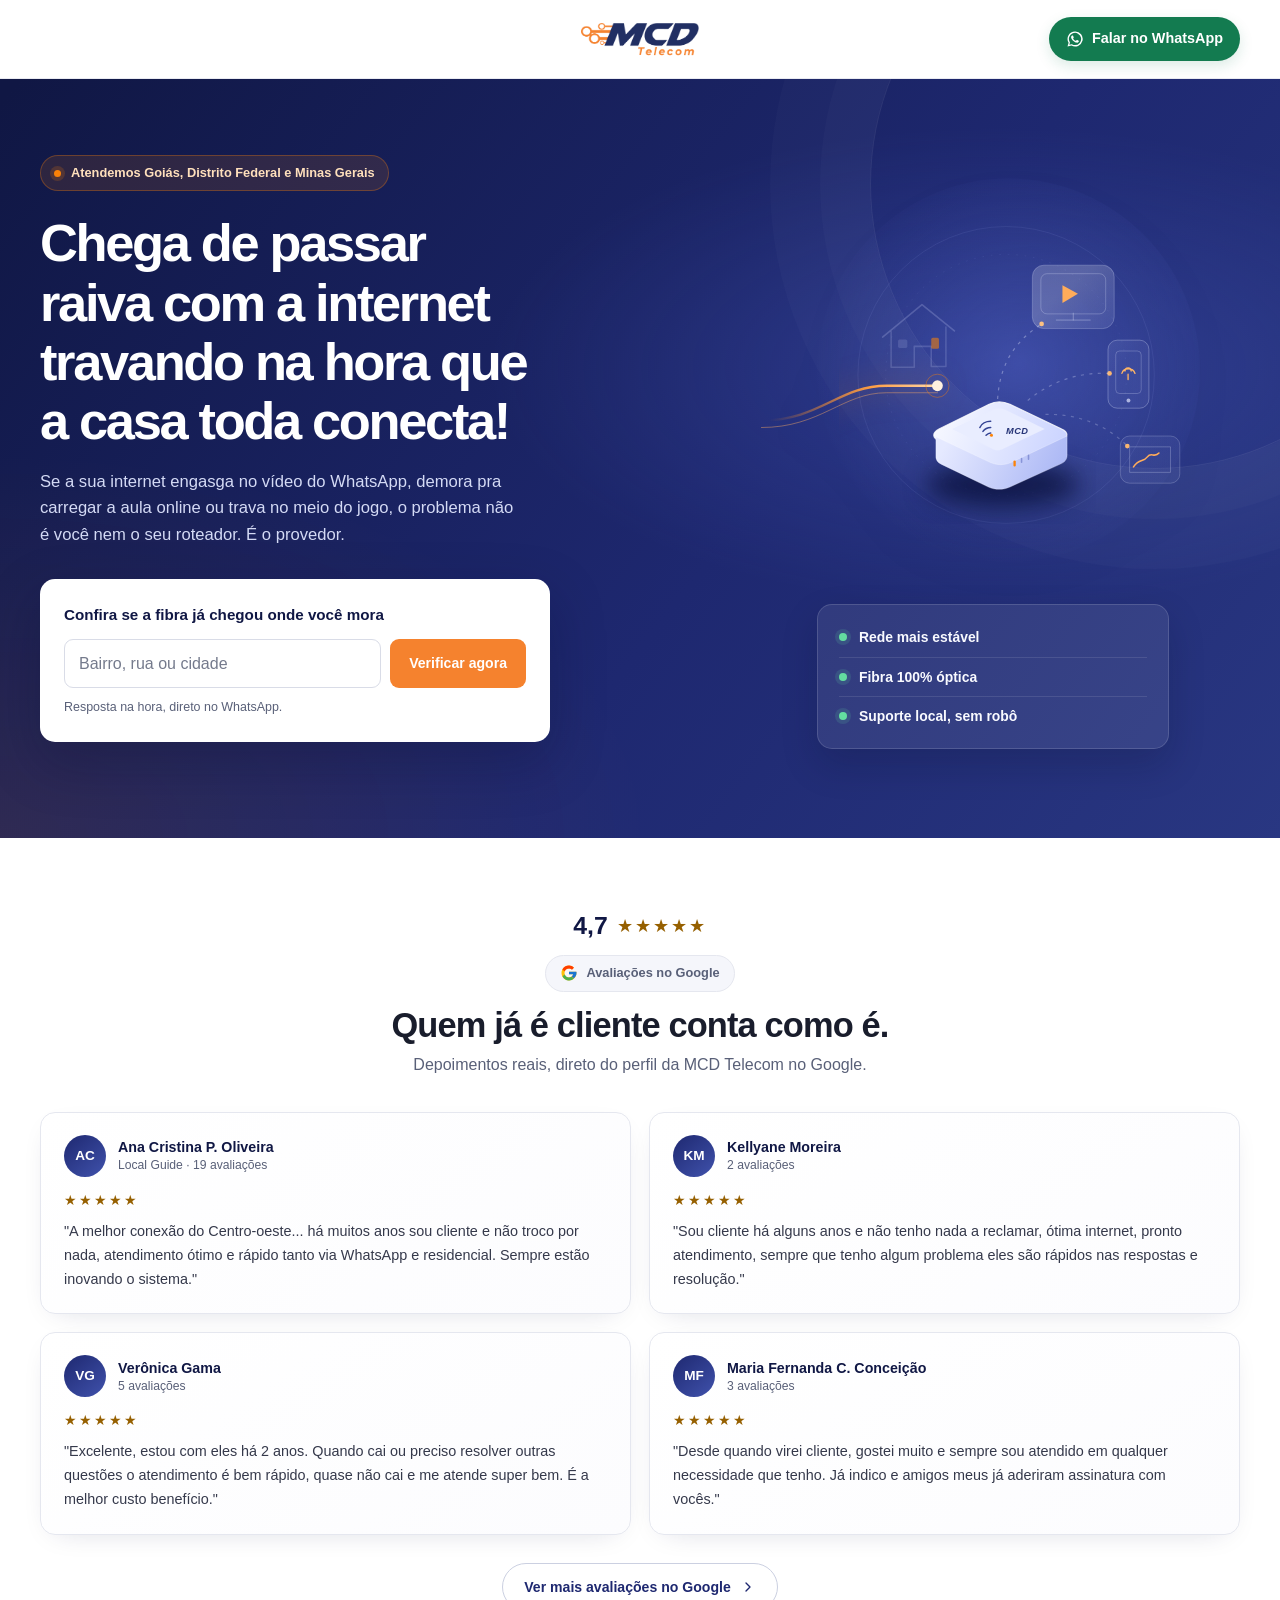
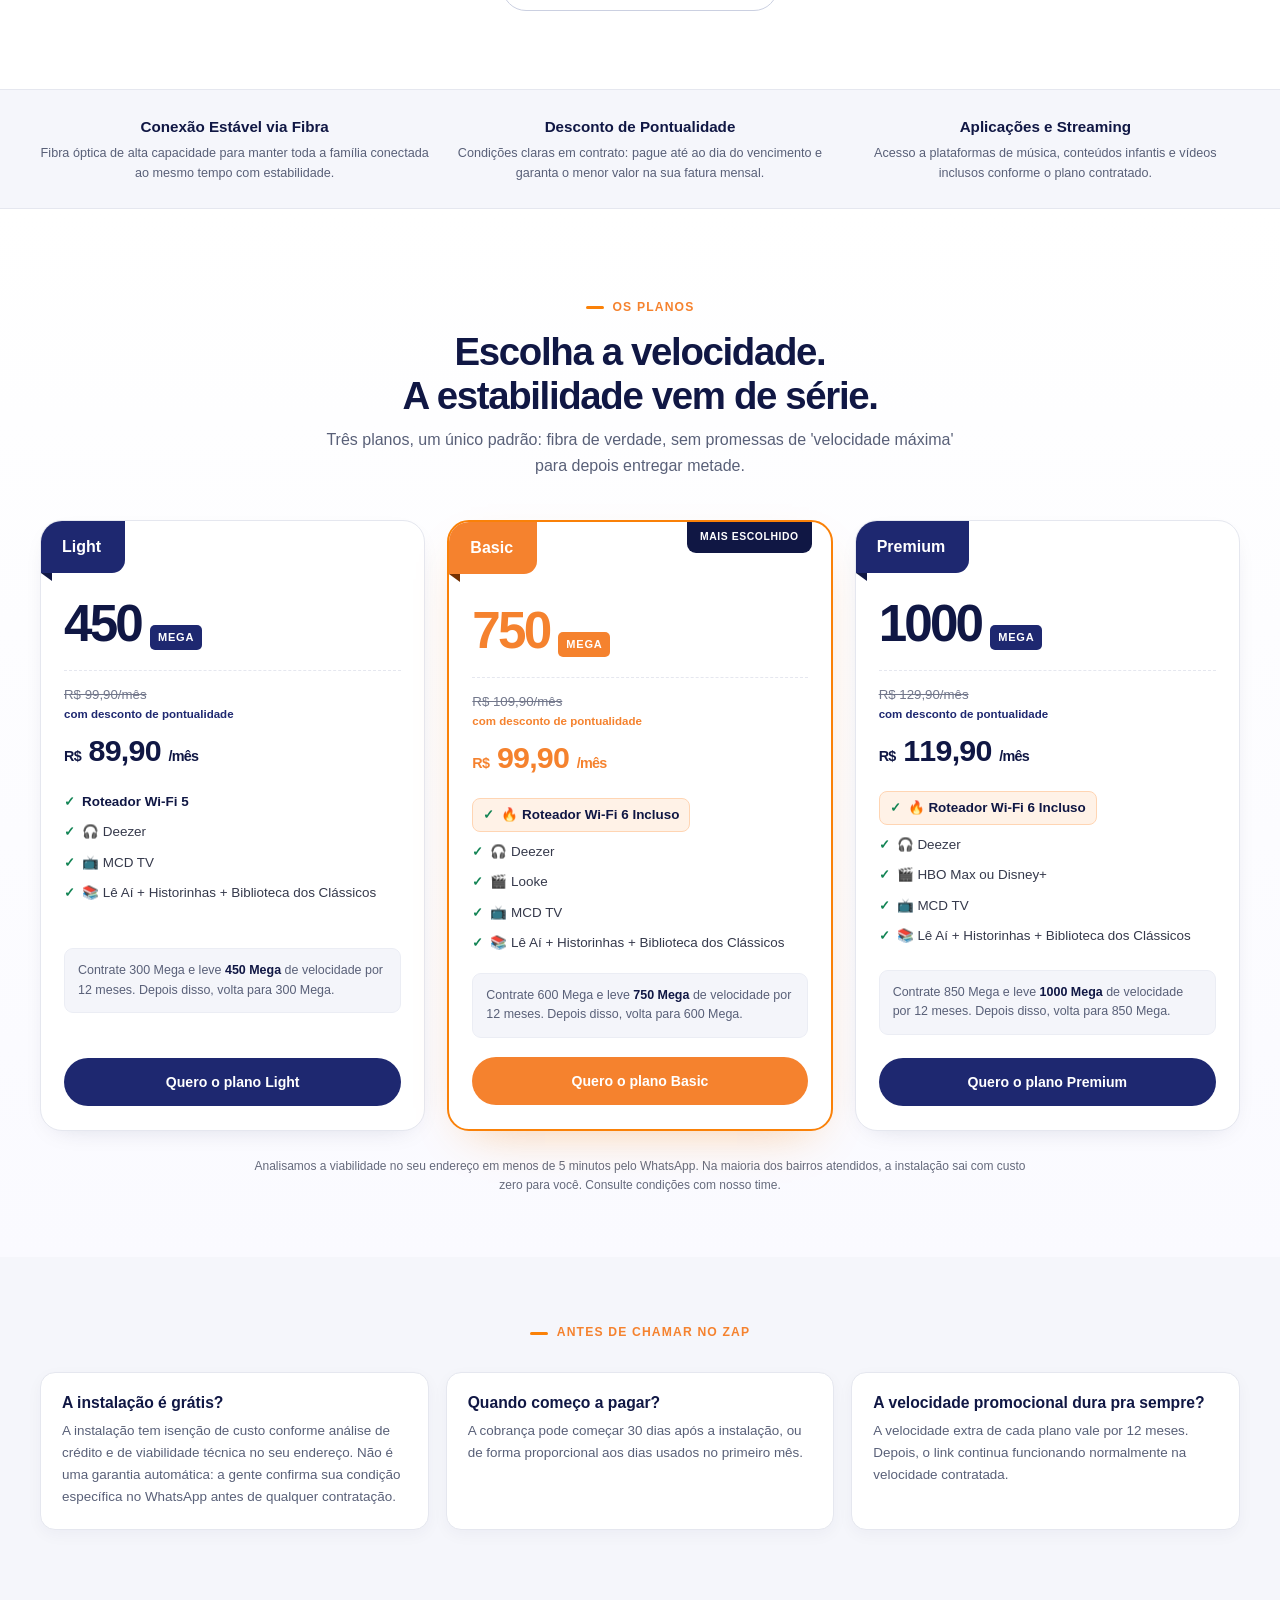
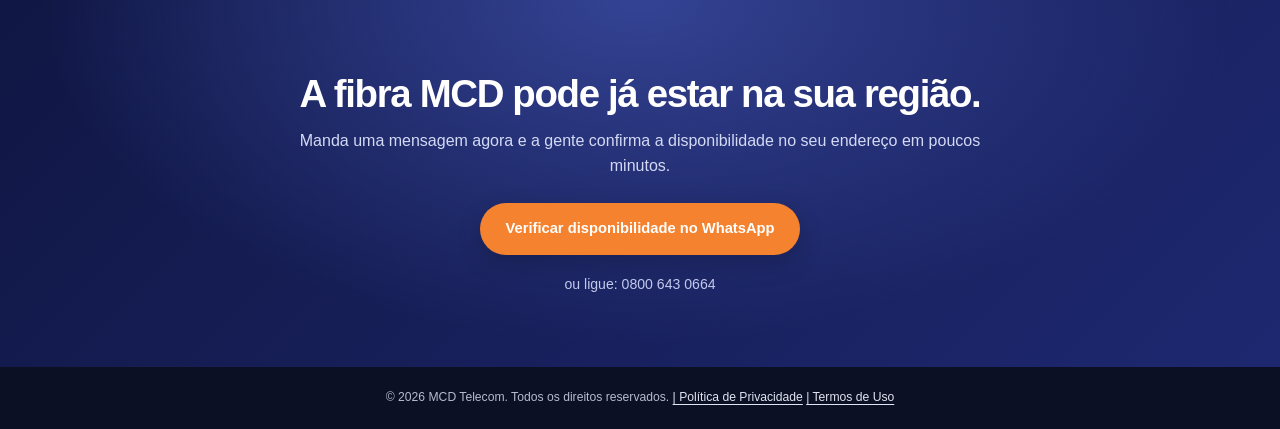
<file: index.html>
<!DOCTYPE html>
<html lang="pt-BR">
<head>
<meta charset="UTF-8">
<meta name="viewport" content="width=device-width, initial-scale=1, viewport-fit=cover">
<meta name="theme-color" content="#141b52">
<meta name="referrer" content="strict-origin-when-cross-origin">
<meta http-equiv="Content-Security-Policy" content="default-src 'self'; script-src 'self'; style-src 'self'; img-src 'self' data:; object-src 'none'; base-uri 'self'; form-action 'self' https://wa.me; upgrade-insecure-requests">
<meta name="description" content="Internet de fibra óptica MCD Telecom em Goiás, Distrito Federal e Minas Gerais. Compare planos de 450, 750 e 1000 Mega e consulte a cobertura pelo WhatsApp.">
<meta name="robots" content="index, follow, max-image-preview:large">
<meta property="og:type" content="website">
<meta property="og:locale" content="pt_BR">
<meta property="og:site_name" content="MCD Telecom">
<meta property="og:title" content="Internet de fibra óptica | MCD Telecom">
<meta property="og:description" content="Compare os planos de fibra óptica MCD Telecom e consulte a cobertura na sua região.">
<meta name="twitter:card" content="summary">
<title>Internet Fibra Óptica em GO, DF e MG | MCD Telecom</title>
<link rel="preload" as="image" href="assets/familia-wifi.svg" type="image/svg+xml" fetchpriority="high">
<link rel="stylesheet" href="style.css">
</head>
<body>

<a class="skip-link" href="#conteudo">Pular para o conteúdo</a>

<!-- ============ HEADER ============ -->
<header class="site-header" id="siteHeader">
  <div class="wrap header-inner">
    <div class="header-spacer" aria-hidden="true"></div>

    <a class="logo-link" href="https://mcdtelecom.com.br" aria-label="MCD Telecom">
      <img src="assets/logo-mcd-final.png" alt="MCD Telecom" class="logo-img" width="230" height="70" fetchpriority="high">
    </a>

    <a class="header-cta" href="https://wa.me/5508006430664?text=Ol%C3%A1!%20Estou%20vindo%20da%20landing%20page%20da%20MCD%20Telecom%20e%20gostaria%20de%20verificar%20a%20disponibilidade%20de%20internet" target="_blank" rel="noopener noreferrer">
      <svg class="whatsapp-icon" viewBox="0 0 24 24" aria-hidden="true" focusable="false"><path fill="currentColor" d="M12 2a9.9 9.9 0 0 0-8.52 14.94L2 22l5.22-1.37A10 10 0 1 0 12 2Zm0 18.16a8.1 8.1 0 0 1-4.13-1.13l-.3-.18-3.1.81.83-3.02-.2-.31A8.16 8.16 0 1 1 12 20.16Zm4.48-6.1c-.25-.13-1.48-.73-1.7-.81s-.4-.13-.57.13-.65.81-.8.98-.3.19-.56.06a6.7 6.7 0 0 1-1.99-1.23 7.45 7.45 0 0 1-1.38-1.72c-.15-.26-.02-.4.11-.53.12-.12.26-.3.39-.44.13-.15.17-.25.26-.42s.04-.32-.02-.45-.57-1.38-.78-1.9c-.2-.5-.41-.43-.57-.44h-.49c-.17 0-.45.06-.68.32s-.9.88-.9 2.14.92 2.48 1.05 2.65 1.8 2.75 4.36 3.86c.61.26 1.08.42 1.45.54.61.2 1.16.17 1.6.1.49-.07 1.48-.6 1.69-1.17s.21-1.07.15-1.18-.23-.17-.49-.3Z"/></svg>
      <span>Falar no WhatsApp</span>
    </a>
  </div>
</header>

<!-- ============ HERO ============ -->
<main id="conteudo">
<section class="hero" aria-labelledby="hero-title">
  <div class="wrap hero-inner">
    <div class="hero-copy">
      <span class="tag-ribbon">Atendemos Goiás, Distrito Federal e Minas Gerais</span>
      <h1 id="hero-title">Chega de passar raiva com a internet travando na hora que a casa toda conecta!</h1>
      <p class="hero-sub">Se a sua internet engasga no vídeo do WhatsApp, demora pra carregar a aula online ou trava no meio do jogo, o problema não é você nem o seu roteador. É o provedor.</p>

      <div class="check-card">
        <p class="check-label">Confira se a fibra já chegou onde você mora</p>
        <form class="check-form" id="checkForm">
          <label class="visually-hidden" for="enderecoInput">Bairro, rua ou cidade</label>
          <input type="search" id="enderecoInput" placeholder="Bairro, rua ou cidade" autocomplete="address-level2" maxlength="120" required aria-describedby="checkFoot">
          <button type="submit">Verificar agora</button>
        </form>
        <p class="check-foot" id="checkFoot">Resposta na hora, direto no WhatsApp.</p>
      </div>
    </div>

    <div class="hero-visual">
      <img src="assets/familia-wifi.svg" alt="Ilustração da fibra óptica chegando ao roteador MCD e conectando os dispositivos da casa" class="hero-illustration" width="640" height="520" fetchpriority="high">
      <div class="signal-card">
        <div class="signal-row">
          <span class="signal-dot"></span>
          <span>Rede mais estável</span>
        </div>
        <div class="signal-row">
          <span class="signal-dot"></span>
          <span>Fibra 100% óptica</span>
        </div>
        <div class="signal-row">
          <span class="signal-dot"></span>
          <span>Suporte local, sem robô</span>
        </div>
      </div>
    </div>
  </div>
</section><!-- /hero -->




<!-- ============ AVALIAÇÕES GOOGLE ============ -->
<section class="google-reviews">
  <div class="wrap">
    <div class="gr-head">
  <div class="gr-rating-badge">
      <span class="gr-rating-number">4,7</span>
    <span class="gr-rating-stars" aria-label="5 estrelas">★★★★★</span>
  </div>
  <div class="gr-badge">
    <svg class="gr-google-icon" viewBox="0 0 48 48" xmlns="http://www.w3.org/2000/svg">
      <path fill="#FFC107" d="M43.6 20.5H42V20.4H24v7.2h11.3c-1.6 4.7-6 8.1-11.3 8.1-6.6 0-12-5.4-12-12s5.4-12 12-12c3.1 0 5.8 1.1 8 3l5.1-5.1C33.7 6.1 29.1 4 24 4 13 4 4 13 4 24s9 20 20 20 20-9 20-20c0-1.3-.1-2.7-.4-3.5z"/>
      <path fill="#FF3D00" d="M6.3 14.7l5.9 4.3C13.7 15.4 18.5 12 24 12c3.1 0 5.8 1.1 8 3l5.1-5.1C33.7 6.1 29.1 4 24 4 16.3 4 9.7 8.3 6.3 14.7z"/>
      <path fill="#4CAF50" d="M24 44c5 0 9.6-1.9 13-5.1l-6-4.9c-2 1.4-4.5 2.2-7 2.2-5.2 0-9.7-3.4-11.3-8.1l-6 4.6C9.6 39.6 16.3 44 24 44z"/>
      <path fill="#1976D2" d="M43.6 20.5H42V20.4H24v7.2h11.3c-.8 2.3-2.2 4.2-4.1 5.6l6 4.9C40.6 35.3 44 30.1 44 24c0-1.3-.1-2.7-.4-3.5z"/>
    </svg>
    <span>Avaliações no Google</span>
  </div>
  <h2>Quem já é cliente conta como é.</h2>
  <p>Depoimentos reais, direto do perfil da MCD Telecom no Google.</p>
</div>

    <div class="gr-grid">

      <article class="gr-card">
        <div class="gr-card-top">
          <div class="gr-avatar">AC</div>
          <div class="gr-author">
            <strong>Ana Cristina P. Oliveira</strong>
            <span>Local Guide · 19 avaliações</span>
          </div>
        </div>
        <div class="gr-stars">★★★★★</div>
        <p class="gr-text">"A melhor conexão do Centro-oeste... há muitos anos sou cliente e não troco por nada, atendimento ótimo e rápido tanto via WhatsApp e residencial. Sempre estão inovando o sistema."</p>
      </article>

      <article class="gr-card">
        <div class="gr-card-top">
          <div class="gr-avatar">KM</div>
          <div class="gr-author">
            <strong>Kellyane Moreira</strong>
            <span>2 avaliações</span>
          </div>
        </div>
        <div class="gr-stars">★★★★★</div>
        <p class="gr-text">"Sou cliente há alguns anos e não tenho nada a reclamar, ótima internet, pronto atendimento, sempre que tenho algum problema eles são rápidos nas respostas e resolução."</p>
      </article>

      <article class="gr-card">
        <div class="gr-card-top">
          <div class="gr-avatar">VG</div>
          <div class="gr-author">
            <strong>Verônica Gama</strong>
            <span>5 avaliações</span>
          </div>
        </div>
        <div class="gr-stars">★★★★★</div>
        <p class="gr-text">"Excelente, estou com eles há 2 anos. Quando cai ou preciso resolver outras questões o atendimento é bem rápido, quase não cai e me atende super bem. É a melhor custo benefício."</p>
      </article>

      <article class="gr-card">
        <div class="gr-card-top">
          <div class="gr-avatar">MF</div>
          <div class="gr-author">
            <strong>Maria Fernanda C. Conceição</strong>
            <span>3 avaliações</span>
          </div>
        </div>
        <div class="gr-stars">★★★★★</div>
        <p class="gr-text">"Desde quando virei cliente, gostei muito e sempre sou atendido em qualquer necessidade que tenho. Já indico e amigos meus já aderiram assinatura com vocês."</p>
      </article>

    </div>

    <a class="gr-more" href="https://g.page/r/CUa2uKQwc59QEAE" target="_blank" rel="noopener noreferrer">
      Ver mais avaliações no Google
      <svg viewBox="0 0 24 24" width="16" height="16" fill="none" xmlns="http://www.w3.org/2000/svg"><path d="M9 6l6 6-6 6" stroke="currentColor" stroke-width="2" stroke-linecap="round" stroke-linejoin="round"/></svg>
    </a>
  </div>
</section><!-- /google-reviews -->

<!-- ============ FAIXA DE CONFIANÇA ============ -->
<section class="trust-strip">
  <div class="wrap trust-inner">
    <div class="trust-item"><strong>Conexão Estável via Fibra</strong><span>Fibra óptica de alta capacidade para manter toda a família conectada ao mesmo tempo com estabilidade.</span></div>
    <div class="trust-item"><strong>Desconto de Pontualidade</strong><span>Condições claras em contrato: pague até ao dia do vencimento e garanta o menor valor na sua fatura mensal.</span></div>
    <div class="trust-item"><strong>Aplicações e Streaming</strong><span>Acesso a plataformas de música, conteúdos infantis e vídeos inclusos conforme o plano contratado.</span></div>
  </div>
</section>

<!-- ============ PLANOS ============ -->
<section class="plans" id="planos">
  <div class="wrap">
    <div class="section-head">
      <span class="chapter-mark">Os planos</span>
      <h2>Escolha a velocidade.<br>A estabilidade vem de série.</h2>
      <p>Três planos, um único padrão: fibra de verdade, sem promessas de 'velocidade máxima' para depois entregar metade.</p>
    </div>

    <div class="plans-grid">

      <!-- LIGHT -->
      <article class="plan-card">
        <div class="plan-ribbon ribbon-navy">Light</div>
        <div class="plan-body">
          <div class="plan-speed">
            <span class="speed-number">450</span>
            <span class="speed-unit">MEGA</span>
          </div>
          <div class="plan-price">
            <span class="price-old">R$ 99,90/mês</span>
            <span class="price-tag">com desconto de pontualidade</span>
            <span class="price-new"><small>R$</small> 89,90 <small>/mês</small></span>
          </div>
          <ul class="plan-perks">
            <li><strong>Roteador Wi-Fi 5</strong></li>
            <li>🎧 Deezer</li>
            <li>📺 MCD TV</li>
            <li>📚 Lê Aí + Historinhas + Biblioteca dos Clássicos</li>
          </ul>
          <div class="plan-promo">
            <p>Contrate 300 Mega e leve <strong>450 Mega</strong> de velocidade por 12 meses. Depois disso, volta para 300 Mega.</p>
          </div>
          <a class="plan-cta cta-navy" href="https://wa.me/5508006430664?text=Ol%C3%A1!%20Estou%20vindo%20da%20landing%20page%20da%20MCD%20Telecom%20e%20gostaria%20de%20verificar%20a%20disponibilidade%20de%20internet%20-%20Plano%20Light%20450%20Mega" target="_blank" rel="noopener noreferrer">Quero o plano Light</a>
        </div>
      </article>

      <!-- BASIC (destaque) -->
      <article class="plan-card plan-featured">
        <div class="featured-flag">Mais escolhido</div>
        <div class="plan-ribbon ribbon-orange">Basic</div>
        <div class="plan-body">
          <div class="plan-speed">
            <span class="speed-number speed-orange">750</span>
            <span class="speed-unit unit-orange">MEGA</span>
          </div>
          <div class="plan-price">
            <span class="price-old">R$ 109,90/mês</span>
            <span class="price-tag tag-orange">com desconto de pontualidade</span>
            <span class="price-new price-orange"><small>R$</small> 99,90 <small>/mês</small></span>
          </div>
          <ul class="plan-perks">
            <li class="router-perk"><strong>🔥 Roteador Wi-Fi 6 Incluso</strong></li>
            <li>🎧 Deezer</li>
            <li>🎬 Looke</li>
            <li>📺 MCD TV</li>
            <li>📚 Lê Aí + Historinhas + Biblioteca dos Clássicos</li>
          </ul>
          <div class="plan-promo">
            <p>Contrate 600 Mega e leve <strong>750 Mega</strong> de velocidade por 12 meses. Depois disso, volta para 600 Mega.</p>
          </div>
          <a class="plan-cta cta-orange" href="https://wa.me/5508006430664?text=Ol%C3%A1!%20Estou%20vindo%20da%20landing%20page%20da%20MCD%20Telecom%20e%20gostaria%20de%20verificar%20a%20disponibilidade%20de%20internet%20-%20Plano%20Basic%20750%20Mega" target="_blank" rel="noopener noreferrer">Quero o plano Basic</a>
        </div>
      </article>

      <!-- PREMIUM -->
      <article class="plan-card">
        <div class="plan-ribbon ribbon-navy">Premium</div>
        <div class="plan-body">
          <div class="plan-speed">
            <span class="speed-number">1000</span>
            <span class="speed-unit">MEGA</span>
          </div>
          <div class="plan-price">
            <span class="price-old">R$ 129,90/mês</span>
            <span class="price-tag">com desconto de pontualidade</span>
            <span class="price-new"><small>R$</small> 119,90 <small>/mês</small></span>
          </div>
          <ul class="plan-perks">
            <li class="router-perk"><strong>🔥 Roteador Wi-Fi 6 Incluso</strong></li>
            <li>🎧 Deezer</li>
            <li>🎬 HBO Max ou Disney+</li>
            <li>📺 MCD TV</li>
            <li>📚 Lê Aí + Historinhas + Biblioteca dos Clássicos</li>
          </ul>
          <div class="plan-promo">
            <p>Contrate 850 Mega e leve <strong>1000 Mega</strong> de velocidade por 12 meses. Depois disso, volta para 850 Mega.</p>
          </div>
          <a class="plan-cta cta-navy" href="https://wa.me/5508006430664?text=Ol%C3%A1!%20Estou%20vindo%20da%20landing%20page%20da%20MCD%20Telecom%20e%20gostaria%20de%20verificar%20a%20disponibilidade%20de%20internet%20-%20Plano%20Premium%201000%20Mega" target="_blank" rel="noopener noreferrer">Quero o plano Premium</a>
        </div>
      </article>

    </div>

    <p class="legal-note">Analisamos a viabilidade no seu endereço em menos de 5 minutos pelo WhatsApp. Na maioria dos bairros atendidos, a instalação sai com custo zero para você. Consulte condições com nosso time.</p>
  </div>
</section>

<!-- ============ FAQ CURTO ============ -->
<section class="faq">
  <div class="wrap">
    <span class="chapter-mark">Antes de chamar no zap</span>
    <div class="faq-grid">
      <div class="faq-item">
        <h3>A instalação é grátis?</h3>
        <p>A instalação tem isenção de custo conforme análise de crédito e de viabilidade técnica no seu endereço. Não é uma garantia automática: a gente confirma sua condição específica no WhatsApp antes de qualquer contratação.</p>
      </div>
      <div class="faq-item">
        <h3>Quando começo a pagar?</h3>
        <p>A cobrança pode começar 30 dias após a instalação, ou de forma proporcional aos dias usados no primeiro mês.</p>
      </div>
      <div class="faq-item">
        <h3>A velocidade promocional dura pra sempre?</h3>
        <p>A velocidade extra de cada plano vale por 12 meses. Depois, o link continua funcionando normalmente na velocidade contratada.</p>
      </div>
    </div>
  </div>
</section>

<!-- ============ CTA FINAL ============ -->
<section class="final-cta">
  <div class="wrap final-cta-inner">
    <h2>A fibra MCD pode já estar na sua região.</h2>
    <p>Manda uma mensagem agora e a gente confirma a disponibilidade no seu endereço em poucos minutos.</p>
    <a class="big-cta" href="https://wa.me/5508006430664?text=Ol%C3%A1!%20Estou%20vindo%20da%20landing%20page%20da%20MCD%20Telecom%20e%20gostaria%20de%20verificar%20a%20disponibilidade%20de%20internet" target="_blank" rel="noopener noreferrer">
      Verificar disponibilidade no WhatsApp
    </a>
    <p class="cta-phone">ou ligue: 0800 643 0664</p>
  </div>
</section>

</main>

<footer class="site-footer">
  <div class="wrap">
    <p>© 2026 MCD Telecom. Todos os direitos reservados. <a href="https://mcdtelecom.com.br/politica-de-privacidade" target="_blank" rel="noopener noreferrer">| Política de Privacidade</a> <a href="https://mcdtelecom.com.br/termos-de-uso" target="_blank" rel="noopener noreferrer">| Termos de Uso</a></p>
  </div>
</footer>

<script src="script.js" defer></script>

</body>
</html>
</file>
<file: style.css>
:root {
  color-scheme: light;
  --navy: #1e2870;
  --navy-deep: #101744;
  --navy-soft: #313e98;
  --orange: #fa8108;
  --orange-deep: #F5822E;
  --green: #128454;
  --ink: #191d2c;
  --muted: #596078;
  --paper: #f5f6fb;
  --white: #fff;
  --line: #e5e7ef;
  --display: "Aptos Display", "Segoe UI", Arial, sans-serif;
  --body: "Segoe UI", Arial, sans-serif;
  --radius-lg: 22px;
  --radius-md: 15px;
  --radius-sm: 9px;
  --shadow-card: 0 24px 60px -24px rgb(16 23 68 / 24%);
  --shadow-soft: 0 8px 28px -16px rgb(16 23 68 / 22%);
}

*, *::before, *::after { box-sizing: border-box; }
html { scroll-behavior: smooth; scroll-padding-top: 92px; }
body {
  margin: 0;
  color: var(--ink);
  background: var(--white);
  font: 400 16px/1.6 var(--body);
  -webkit-font-smoothing: antialiased;
  text-rendering: optimizeLegibility;
}
img, svg { display: block; max-width: 100%; }
img { height: auto; }
a { color: inherit; text-decoration: none; }
button, input { font: inherit; }
button, a { -webkit-tap-highlight-color: transparent; }
::selection { color: var(--white); background: var(--navy); }
:focus-visible { outline: 3px solid var(--orange); outline-offset: 4px; }
.wrap { width: min(100% - 48px, 1200px); margin-inline: auto; }
.visually-hidden {
  position: absolute; width: 1px; height: 1px; padding: 0; margin: -1px;
  overflow: hidden; clip: rect(0, 0, 0, 0); white-space: nowrap; border: 0;
}
.skip-link {
  position: fixed; z-index: 100; top: 12px; left: 12px; padding: 12px 18px;
  color: var(--white); background: var(--navy-deep); border-radius: 8px;
  transform: translateY(-160%); transition: transform .18s ease;
}
.skip-link:focus { transform: translateY(0); }

/* Header */
.site-header {
  position: sticky; z-index: 20; top: 0;
  background: rgb(255 255 255 / 94%); border-bottom: 1px solid rgb(229 231 239 / 85%);
  backdrop-filter: blur(14px);
}
.header-inner { display: grid; grid-template-columns: 1fr auto 1fr; align-items: center; min-height: 78px; gap: 20px; }
.logo-link { display: flex; justify-content: center; }
.logo-img { width: auto; height: 39px; object-fit: contain; }
.header-cta {
  display: inline-flex; align-items: center; justify-self: end; gap: 8px; min-height: 43px;
  padding: 10px 17px; color: var(--white); background: #137b50;
  border-radius: 999px; font-weight: 700; font-size: .9rem;
  white-space: nowrap; flex-shrink: 0;
  box-shadow: 0 5px 14px rgb(19 123 80 / 15%); transition: background .2s, transform .2s, box-shadow .2s;
}
.header-cta:hover { background: #0d673f; transform: translateY(-1px); box-shadow: 0 8px 20px rgb(19 123 80 / 24%); }
.whatsapp-icon { width: 18px; height: 18px; flex: 0 0 auto; }

/* Hero */
.hero {
  position: relative; isolation: isolate; overflow: hidden;
  padding: 76px 0 96px; color: var(--white);
  background: radial-gradient(ellipse at 78% 38%, rgb(81 101 206 / 31%), transparent 36%),
    radial-gradient(ellipse at 0% 100%, rgb(250 129 8 / 10%), transparent 36%),
    linear-gradient(128deg, #101744 1%, #1e2870 58%, #293782 100%);
}
.hero::after {
  position: absolute; z-index: -1; top: -180px; right: -160px; width: 570px; aspect-ratio: 1;
  border: 1px solid rgb(255 255 255 / 8%); border-radius: 50%; content: "";
  box-shadow: 0 0 0 50px rgb(255 255 255 / 2%), 0 0 0 100px rgb(255 255 255 / 2%);
}
.hero-inner { position: relative; display: grid; grid-template-columns: minmax(0, 1.12fr) minmax(310px, .88fr); gap: clamp(34px, 6vw, 84px); align-items: center; }
.hero-copy, .hero-visual { min-width: 0; }
.tag-ribbon {
  display: inline-flex; align-items: center; gap: 10px; margin-bottom: 22px;
  padding: 7px 13px; color: #ffe0bc; background: rgb(250 129 8 / 12%);
  border: 1px solid rgb(250 129 8 / 30%); border-radius: 999px; font-size: .8rem; font-weight: 650;
}
.tag-ribbon::before { width: 7px; height: 7px; flex: 0 0 auto; background: var(--orange); border-radius: 50%; box-shadow: 0 0 0 4px rgb(250 129 8 / 18%); content: ""; }
h1, h2, h3 { margin-top: 0; font-family: var(--display); line-height: 1.13; }
.hero-copy h1 { max-width: 17ch; margin-bottom: 18px; color: var(--white); font-size: clamp(2.35rem, 4.1vw, 3.8rem); font-weight: 720; letter-spacing: -.045em; }
.hero-sub { max-width: 52ch; margin: 0 0 30px; color: #d4daf5; font-size: 1.04rem; }
.check-card { max-width: 510px; padding: 23px; color: var(--ink); background: var(--white); border: 1px solid rgb(255 255 255 / 60%); border-radius: var(--radius-md); box-shadow: 0 20px 54px rgb(8 13 47 / 26%); }
.check-label { margin: 0 0 12px; color: var(--navy-deep); font-size: .95rem; font-weight: 700; }
.check-form { display: flex; gap: 9px; }
.check-form input { width: 100%; min-width: 0; min-height: 49px; padding: 11px 14px; color: var(--ink); background: #fff; border: 1px solid #d9dce7; border-radius: var(--radius-sm); }
.check-form input::placeholder { color: #747a8c; }
.check-form input:focus-visible { border-color: var(--orange); outline: 2px solid rgb(250 129 8 / 22%); outline-offset: 1px; }
.check-form button { min-height: 49px; flex: 0 0 auto; padding: 0 19px; color: #fff; background: var(--orange-deep); border: 0; border-radius: var(--radius-sm); cursor: pointer; font-size: .88rem; font-weight: 750; transition: background .2s, transform .2s; }
.check-form button:hover { background: #963e00; transform: translateY(-1px); }
.check-foot { margin: 10px 0 0; color: var(--muted); font-size: .78rem; }
.hero-visual { display: flex; flex-direction: column; align-items: center; gap: 16px; }
.hero-illustration { width: min(120%, 660px); filter: drop-shadow(0 16px 28px rgb(10 14 48 / 18%)); }
.signal-card { width: min(100%, 352px); padding: 13px 21px; background: rgb(255 255 255 / 8%); border: 1px solid rgb(255 255 255 / 14%); border-radius: var(--radius-md); box-shadow: 0 16px 36px rgb(8 13 47 / 20%); }
.signal-row { display: flex; align-items: center; gap: 12px; min-height: 39px; color: #f9faff; font-size: .87rem; font-weight: 600; }
.signal-row + .signal-row { border-top: 1px solid rgb(255 255 255 / 10%); }
.signal-dot { width: 8px; height: 8px; flex: 0 0 auto; background: #63dda0; border-radius: 50%; box-shadow: 0 0 0 4px rgb(99 221 160 / 14%); }

/* Reviews and trust */
.google-reviews { padding: 68px 0 78px; background: #fff; }
.gr-head { max-width: 640px; margin: 0 auto 34px; text-align: center; }
.gr-rating-badge { display: flex; align-items: center; justify-content: center; gap: 9px; margin-bottom: 9px; }
.gr-rating-number { color: var(--navy-deep); font-family: var(--display); font-size: 1.55rem; font-weight: 800; }
.gr-rating-stars, .gr-stars { color: #966000; letter-spacing: 2px; }
.gr-rating-stars { font-size: 1.12rem; }
.gr-badge { display: inline-flex; align-items: center; gap: 8px; margin-bottom: 14px; padding: 7px 14px; color: var(--muted); background: var(--paper); border: 1px solid var(--line); border-radius: 99px; font-size: .8rem; font-weight: 650; }
.gr-google-icon { width: 18px; height: 18px; }
.gr-head h2 { margin-bottom: 8px; font-size: clamp(1.65rem, 2.8vw, 2.15rem); letter-spacing: -.025em; }
.gr-head p { margin: 0; color: var(--muted); }
.gr-grid { display: grid; grid-template-columns: repeat(2, minmax(0, 1fr)); gap: 18px; }
.gr-card { padding: 22px 23px; background: linear-gradient(145deg, #fff, #fcfcfe); border: 1px solid var(--line); border-radius: var(--radius-md); box-shadow: var(--shadow-soft); transition: transform .22s, box-shadow .22s; }
.gr-card:hover { transform: translateY(-3px); box-shadow: var(--shadow-card); }
.gr-card-top { display: flex; align-items: center; gap: 12px; margin-bottom: 12px; }
.gr-avatar { display: grid; width: 42px; height: 42px; flex: 0 0 auto; place-items: center; color: white; background: linear-gradient(140deg, var(--navy), #4052ac); border-radius: 50%; font-weight: 750; font-size: .85rem; }
.gr-author { display: flex; min-width: 0; flex-direction: column; line-height: 1.35; }
.gr-author strong { color: var(--navy-deep); font-size: .89rem; }
.gr-author span { color: var(--muted); font-size: .76rem; }
.gr-stars { margin-bottom: 8px; font-size: .9rem; }
.gr-text { margin: 0; color: #35394b; font-size: .9rem; line-height: 1.65; }
.gr-more { display: flex; width: fit-content; align-items: center; justify-content: center; gap: 9px; margin: 28px auto 0; padding: 12px 21px; color: var(--navy); border: 1px solid #cbd0e1; border-radius: 999px; font-size: .88rem; font-weight: 700; transition: background .2s, border-color .2s, transform .2s; }
.gr-more:hover { background: var(--paper); border-color: var(--navy); transform: translateY(-1px); }
.trust-strip { padding: 25px 0; background: var(--paper); border-block: 1px solid var(--line); }
.trust-inner { display: grid; grid-template-columns: repeat(3, 1fr); gap: 16px; }
.trust-item { display: flex; flex-direction: column; align-items: center; text-align: center; }
.trust-item strong { color: var(--navy-deep); font-family: var(--display); font-size: .95rem; }
.trust-item span { margin-top: 3px; color: var(--muted); font-size: .79rem; }

/* Plans */
.plans { padding: 82px 0 62px; background: linear-gradient(180deg, #fff 0%, #fafaff 100%); }
.section-head { max-width: 660px; margin: 0 auto 42px; text-align: center; }
.chapter-mark { display: inline-flex; align-items: center; gap: 9px; margin-bottom: 13px; color: var(--orange-deep); font-size: .76rem; font-weight: 800; letter-spacing: .095em; text-transform: uppercase; }
.chapter-mark::before { width: 18px; height: 3px; background: var(--orange); border-radius: 2px; content: ""; }
.section-head h2 { margin-bottom: 10px; color: var(--navy-deep); font-size: clamp(1.8rem, 3vw, 2.45rem); letter-spacing: -.035em; }
.section-head p { margin: 0; color: var(--muted); }
.plans-grid { display: grid; grid-template-columns: repeat(3, minmax(0, 1fr)); align-items: stretch; gap: 22px; }
.plan-card { position: relative; display: flex; min-width: 0; flex-direction: column; overflow: hidden; background: #fff; border: 1px solid var(--line); border-radius: var(--radius-lg); box-shadow: var(--shadow-soft); transition: transform .24s, box-shadow .24s, border-color .24s; }
.plan-card:hover { transform: translateY(-5px); box-shadow: var(--shadow-card); }
.plan-featured { border: 2px solid var(--orange); box-shadow: 0 18px 48px -24px rgb(250 129 8 / 45%); }
.featured-flag { position: absolute; z-index: 1; top: 0; right: 19px; padding: 7px 13px; color: white; background: var(--navy-deep); border-radius: 0 0 9px 9px; font-size: .65rem; font-weight: 800; letter-spacing: .055em; text-transform: uppercase; }
.plan-ribbon { position: relative; width: fit-content; padding: 13px 24px 13px 21px; color: white; border-radius: 0 0 13px 0; font-family: var(--display); font-size: 1rem; font-weight: 750; }
.plan-ribbon::after { position: absolute; bottom: -8px; left: 0; width: 0; height: 0; border-top: 8px solid var(--navy-deep); border-left: 11px solid transparent; content: ""; }
.ribbon-navy { background: var(--navy); }
.ribbon-navy::after { border-top-color: var(--navy-deep); }
.ribbon-orange { background: var(--orange-deep); }
.ribbon-orange::after { border-top-color: #753000; }
.plan-body { display: flex; flex: 1; flex-direction: column; padding: 25px 23px 24px; }
.plan-featured .plan-body { padding-top: 31px; }
.plan-speed { display: flex; align-items: baseline; gap: 9px; margin-bottom: 4px; }
.speed-number { color: var(--navy-deep); font-family: var(--display); font-size: clamp(2.7rem, 4vw, 3.35rem); font-weight: 800; letter-spacing: -.055em; line-height: 1; }
.speed-orange { color: var(--orange-deep); }
.speed-unit { padding: 4px 8px; color: white; background: var(--navy); border-radius: 5px; font-size: .69rem; font-weight: 800; letter-spacing: .07em; }
.unit-orange { background: var(--orange-deep); }
.plan-price { display: flex; flex-direction: column; margin: 16px 0 16px; padding-top: 13px; border-top: 1px dashed var(--line); }
.price-old { margin-bottom: 4px; color: #72778b; text-decoration: line-through; font-size: .83rem; }
.price-tag { margin-top: -5px; margin-bottom: 3px; color: var(--navy); font-size: .72rem; font-weight: 700; }
.tag-orange { color: var(--orange-deep); }
.price-new { color: var(--navy-deep); font-family: var(--display); font-size: 1.9rem; font-weight: 800; letter-spacing: -.025em; white-space: nowrap; }
.price-new small { font-size: .9rem; font-weight: 650; }
.price-orange { color: var(--orange-deep); }
.plan-perks { display: flex; flex-direction: column; gap: 9px; margin: 0 0 19px; padding: 0; list-style: none; color: #35394b; font-size: .84rem; }
.plan-perks li { display: flex; align-items: flex-start; gap: 7px; }
.plan-perks li.router-perk { width: fit-content; max-width: 100%; align-items: center; padding: 7px 10px; color: var(--navy-deep); background: #fff2e7; border: 1px solid #ffd5b3; border-radius: 8px; font-weight: 800; line-height: 1.35; }
.plan-perks li::before { flex: 0 0 auto; color: var(--green); content: "✓"; font-weight: 800; }
.plan-perks strong { color: var(--navy-deep); }
.plan-promo { margin: auto 0 19px; padding: 12px 13px; background: #f4f5fa; border: 1px solid #ebedf4; border-radius: var(--radius-sm); }
.plan-promo p { margin: 0; color: var(--muted); font-size: .78rem; line-height: 1.55; }
.plan-promo strong { color: var(--navy-deep); }
.plan-cta { display: block; margin-top: auto; padding: 13px 12px; border-radius: 999px; text-align: center; font-size: .88rem; font-weight: 750; transition: background .2s, transform .2s, box-shadow .2s; }
.cta-navy { color: white; background: var(--navy); }
.cta-navy:hover { background: var(--navy-deep); transform: translateY(-1px); box-shadow: 0 7px 16px rgb(16 23 68 / 19%); }
.cta-orange { color: white; background: var(--orange-deep); }
.cta-orange:hover { background: #963e00; transform: translateY(-1px); }
.legal-note { max-width: 780px; margin: 26px auto 0; color: #656a7c; text-align: center; font-size: .75rem; }

/* FAQ, final contact and footer */
.faq { padding: 66px 0 70px; background: var(--paper); }
.faq > .wrap > .chapter-mark { display: flex; width: fit-content; margin: 0 auto 29px; }
.faq-grid { display: grid; grid-template-columns: repeat(3, minmax(0, 1fr)); gap: 17px; }
.faq-item { padding: 21px; background: white; border: 1px solid var(--line); border-radius: var(--radius-md); box-shadow: 0 5px 16px rgb(16 23 68 / 4%); }
.faq-item h3 { margin-bottom: 8px; color: var(--navy-deep); font-size: .98rem; }
.faq-item p { margin: 0; color: var(--muted); font-size: .84rem; line-height: 1.65; }
.final-cta { position: relative; overflow: hidden; padding: 72px 0; background: radial-gradient(ellipse at 50% 0%, #344394 0%, transparent 66%), linear-gradient(135deg, var(--navy-deep), var(--navy)); }
.final-cta-inner { max-width: 690px; text-align: center; }
.final-cta h2 { margin-bottom: 12px; color: white; font-size: clamp(1.8rem, 3vw, 2.5rem); letter-spacing: -.035em; }
.final-cta p { margin: 0 0 24px; color: #d4daf5; }
.big-cta { display: inline-flex; min-height: 52px; align-items: center; justify-content: center; padding: 14px 25px; color: white; background: var(--orange-deep); border-radius: 999px; box-shadow: 0 9px 24px rgb(0 0 0 / 18%); font-size: .92rem; font-weight: 750; transition: background .2s, transform .2s; }
.big-cta:hover { background: #963e00; transform: translateY(-2px); }
.final-cta .cta-phone { margin-top: 18px; margin-bottom: 0; color: #c3c9ec; font-size: .88rem; }
.site-footer { padding: 21px 0; background: #0c1024; }
.site-footer p { margin: 0; color: #b6bbd0; text-align: center; font-size: .76rem; }
.site-footer a { color: #e1e4f0; text-decoration: underline; text-underline-offset: 3px; }
.site-footer a:hover { color: white; }

@media (max-width: 980px) {
  .hero { padding: 60px 0 74px; }
  .hero-inner { grid-template-columns: minmax(0, 1.05fr) minmax(0, .95fr); gap: 25px; }
  .hero-visual { width: 100%; gap: 18px; margin-inline: 0; }
  .hero-illustration { width: min(100%, 620px); max-width: none; transform: scale(1.18); }
  .signal-card { max-width: 352px; }
  .hero-copy h1 { font-size: clamp(2.15rem, 4.3vw, 3rem); }
  .plans-grid { gap: 15px; }
  .plan-body { padding-inline: 17px; }
  .plan-featured .plan-body { padding-top: 31px; }
  .price-new { font-size: 1.7rem; }
}
@media (min-width: 981px) {
  .hero-illustration { width: min(126%, 680px); }
  .signal-card { transform: translateY(19px); }
}
@media (min-width: 1200px) {
  .hero-illustration { width: min(132%, 680px); }
}
@media (min-width: 761px) and (max-width: 980px) {
  .hero-visual { transform: translateY(34px); }
  .hero-illustration { transform: translateY(-22px) scale(1.36); }
  .signal-card { max-width: 320px; padding: 10px 17px; }
  .signal-row { min-height: 34px; gap: 10px; font-size: .8rem; }
}
@media (max-width: 760px) {
  html { scroll-padding-top: 76px; }
  .wrap { width: min(100% - 38px, 600px); }
  .header-inner { min-height: 68px; }
  .logo-img { height: 34px; }
  .header-cta { padding: 10px 15px; font-size: .82rem; }
  .hero { padding: 46px 0 60px; }
  .hero-inner { grid-template-columns: 1fr; gap: 26px; }
  .hero-copy h1 { max-width: 19ch; font-size: clamp(2.3rem, 7.1vw, 3.5rem); }
  .hero-sub { max-width: 58ch; }
  .check-card { max-width: 560px; }
  .hero-visual { display: flex; flex-direction: column; align-items: center; }
  .hero-illustration { width: min(100%, 620px); transform: none; }
  .signal-card { width: 100%; }
  .google-reviews { padding: 53px 0 60px; }
  .gr-grid { gap: 13px; }
  .gr-card { padding: 17px; }
  .plans { padding: 62px 0 49px; }
  .plans-grid { grid-template-columns: 1fr; width: min(100%, 440px); margin-inline: auto; gap: 18px; }
  .plan-body, .plan-featured .plan-body { padding: 23px; }
  .speed-number { font-size: 3.25rem; }
  .price-new { font-size: 1.9rem; }
  .plan-perks, .plan-promo p { font-size: .87rem; }
  .faq { padding: 52px 0; }
  .faq-grid { grid-template-columns: 1fr; gap: 12px; }
}
@media (max-width: 520px) {
  .wrap { width: min(100% - 32px, 440px); }
  .header-inner { min-height: 63px; gap: 9px; }
  .logo-link { justify-content: flex-start; }
  .logo-img { height: 29px; }
  .header-cta { gap: 6px; padding: 9px 12px; font-size: .76rem; }
  .hero { padding: 37px 0 45px; }
  .tag-ribbon { max-width: 100%; padding: 7px 10px; font-size: .7rem; }
  .hero-copy h1 { margin-bottom: 13px; font-size: clamp(2.05rem, 9.3vw, 2.8rem); }
  .hero-sub { margin-bottom: 21px; font-size: .94rem; }
  .check-card { padding: 17px; }
  .check-form { flex-direction: column; }
  .check-form button { width: 100%; }
  .hero-visual { position: static; z-index: auto; top: auto; right: auto; display: flex; width: 100%; align-items: center; margin: 0; opacity: 1; pointer-events: auto; }
  .hero-illustration { width: min(100%, 500px); filter: drop-shadow(0 12px 24px rgb(10 14 48 / 18%)); }
  .signal-card { display: block; width: min(100%, 352px); }
  .signal-row { min-height: 38px; gap: 9px; font-size: .72rem; }
  .signal-dot { width: 7px; height: 7px; }
  .google-reviews { padding: 43px 0 47px; }
  .gr-head { margin-bottom: 22px; }
  .gr-head h2 { font-size: 1.55rem; }
  .gr-head p { font-size: .86rem; }
  .gr-grid { grid-template-columns: 1fr; }
  .gr-card { padding: 17px; }
  .gr-more { max-width: 100%; padding-inline: 16px; font-size: .82rem; }
  .trust-strip { padding: 20px 0; }
  .trust-inner { grid-template-columns: 1fr; gap: 13px; }
  .trust-item span { font-size: .77rem; }
  .plans { padding: 50px 0 39px; }
  .section-head { margin-bottom: 27px; }
  .section-head h2 { font-size: 1.83rem; }
  .section-head p { font-size: .9rem; }
  .plan-body, .plan-featured .plan-body { padding: 20px; }
  .featured-flag { right: 14px; font-size: .58rem; }
  .legal-note { text-align: left; }
  .faq { padding: 44px 0; }
  .faq-item { padding: 18px; }
  .final-cta { padding: 54px 0; }
  .final-cta p { font-size: .91rem; }
  .big-cta { width: 100%; padding-inline: 15px; font-size: .84rem; }
  .site-footer { padding: 18px 0; }
  .site-footer p { font-size: .7rem; line-height: 1.9; }
}
@media (max-width: 370px) {
  .wrap { width: min(100% - 24px, 440px); }
  .header-cta { gap: 5px; padding-inline: 9px; font-size: .7rem; }
  .speed-number { font-size: 2.9rem; }
}
@media (hover: none) {
  .plan-card:hover, .gr-card:hover { transform: none; }
}
@media (prefers-reduced-motion: reduce) {
  *, *::before, *::after { scroll-behavior: auto !important; animation-duration: .01ms !important; animation-iteration-count: 1 !important; transition-duration: .01ms !important; }
}
</file>
